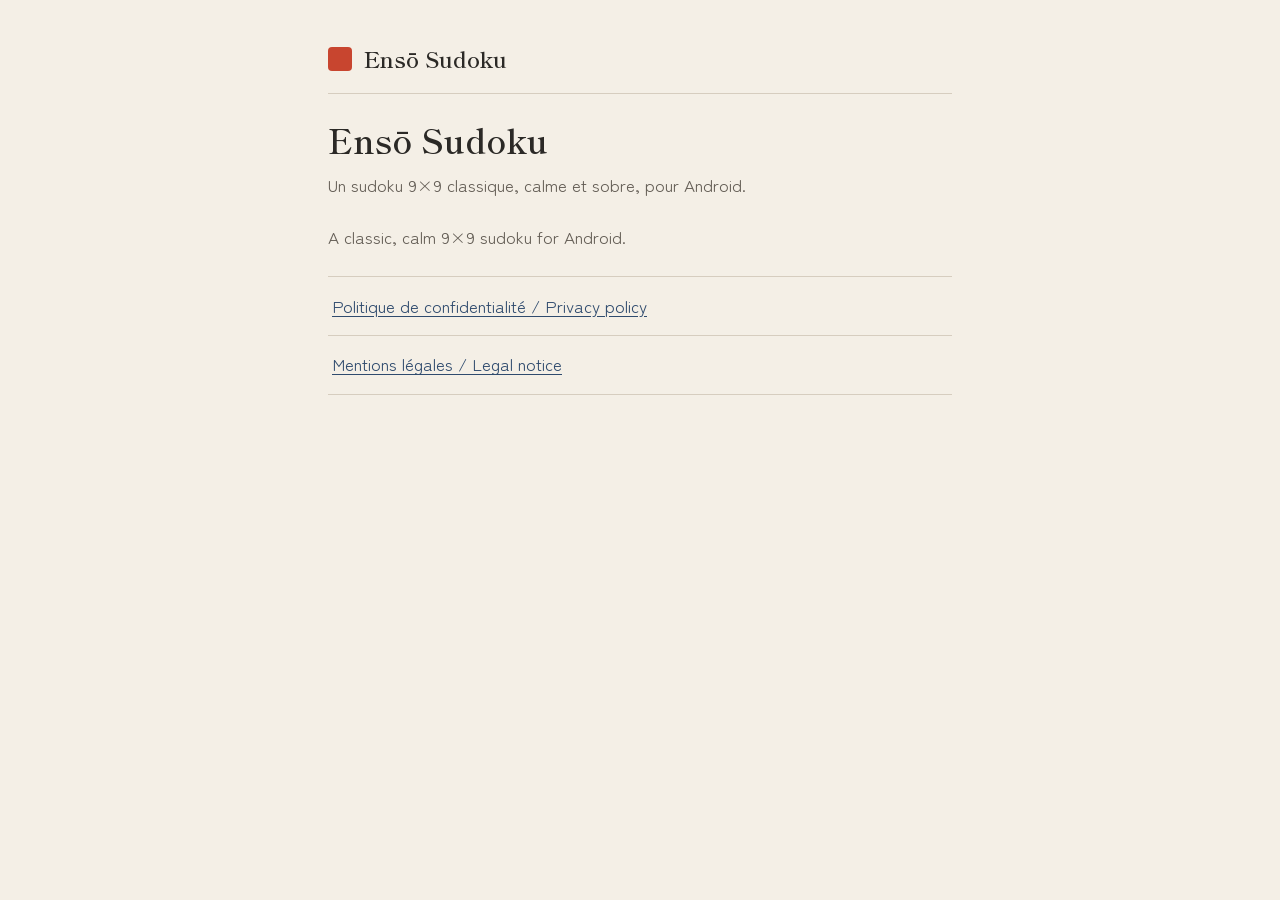
<file: index.html>
<!doctype html>
<html lang="fr">
<head>
<meta charset="utf-8">
<meta name="viewport" content="width=device-width, initial-scale=1">
<meta name="color-scheme" content="light dark">
<title>Ensō Sudoku</title>
<meta name="description" content="Ensō Sudoku, un sudoku 9×9 classique pour Android. Politique de confidentialité et mentions légales.">
<link rel="stylesheet" href="assets/site.css">
</head>
<body>
<div class="page">

<header class="site">
  <span class="seal" aria-hidden="true"></span>
  <span class="brand">Ensō Sudoku</span>
</header>

<main>
  <h1>Ensō Sudoku</h1>
  <p class="lead">Un sudoku 9×9 classique, calme et sobre, pour Android.</p>
  <p class="lead" lang="en">A classic, calm 9×9 sudoku for Android.</p>

  <nav class="pages" aria-label="Pages">
    <ul>
      <li><a href="sudoku-zen/privacy/">Politique de confidentialité <span lang="en">/ Privacy policy</span></a></li>
      <li><a href="sudoku-zen/legal/">Mentions légales <span lang="en">/ Legal notice</span></a></li>
    </ul>
  </nav>
</main>

</div>
</body>
</html>
</file>
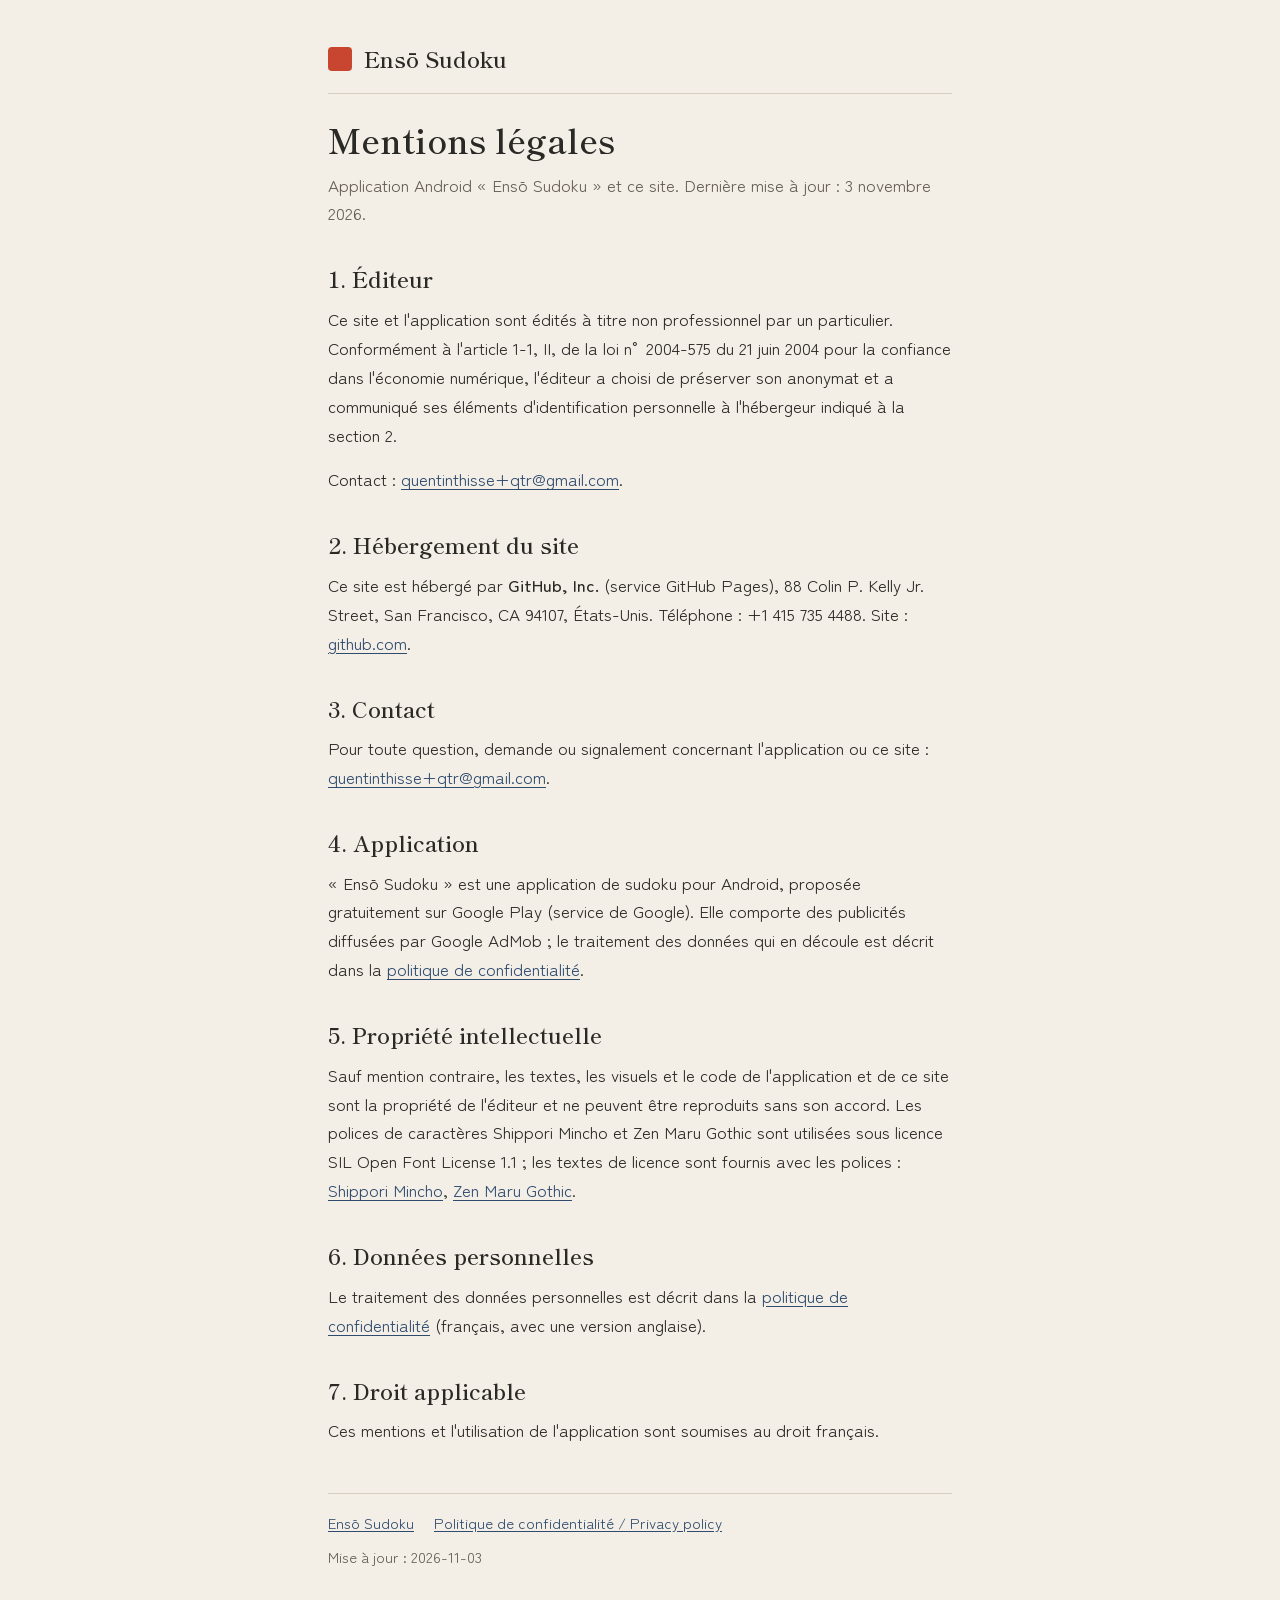
<file: sudoku-zen/legal/index.html>
<!doctype html>
<html lang="fr">
<head>
<meta charset="utf-8">
<meta name="viewport" content="width=device-width, initial-scale=1">
<meta name="color-scheme" content="light dark">
<title>Ensō Sudoku - Mentions légales</title>
<meta name="description" content="Mentions légales de l'application Ensō Sudoku et de ce site.">
<link rel="stylesheet" href="../../assets/site.css">
</head>
<body>
<div class="page">

<header class="site">
  <span class="seal" aria-hidden="true"></span>
  <a class="brand" href="../../">Ensō Sudoku</a>
</header>

<main>

<h1>Mentions légales</h1>
<p class="lead">Application Android « Ensō Sudoku » et ce site. Dernière mise à jour : <time datetime="2026-11-03">3 novembre 2026</time>.</p>

<h2 id="editeur">1. Éditeur</h2>
<p>Ce site et l'application sont édités à titre non professionnel par un particulier. Conformément à l'article 1-1, II, de la loi n° 2004-575 du 21 juin 2004 pour la confiance dans l'économie numérique, l'éditeur a choisi de préserver son anonymat et a communiqué ses éléments d'identification personnelle à l'hébergeur indiqué à la section 2.</p>
<p>Contact : <a href="mailto:quentinthisse+qtr@gmail.com">quentinthisse+qtr@gmail.com</a>.</p>

<h2 id="hebergeur">2. Hébergement du site</h2>
<p>Ce site est hébergé par <strong>GitHub, Inc.</strong> (service GitHub Pages), 88 Colin P. Kelly Jr. Street, San Francisco, CA 94107, États-Unis. Téléphone : +1 415 735 4488. Site : <a href="https://github.com/">github.com</a>.</p>

<h2 id="contact">3. Contact</h2>
<p>Pour toute question, demande ou signalement concernant l'application ou ce site : <a href="mailto:quentinthisse+qtr@gmail.com">quentinthisse+qtr@gmail.com</a>.</p>

<h2 id="application">4. Application</h2>
<p>« Ensō Sudoku » est une application de sudoku pour Android, proposée gratuitement sur Google Play (service de Google). Elle comporte des publicités diffusées par Google AdMob ; le traitement des données qui en découle est décrit dans la <a href="../privacy/#fr">politique de confidentialité</a>.</p>

<h2 id="propriete">5. Propriété intellectuelle</h2>
<p>Sauf mention contraire, les textes, les visuels et le code de l'application et de ce site sont la propriété de l'éditeur et ne peuvent être reproduits sans son accord. Les polices de caractères Shippori Mincho et Zen Maru Gothic sont utilisées sous licence SIL Open Font License 1.1 ; les textes de licence sont fournis avec les polices : <a href="../../assets/fonts/OFL-ShipporiMincho.txt">Shippori Mincho</a>, <a href="../../assets/fonts/OFL-ZenMaruGothic.txt">Zen Maru Gothic</a>.</p>

<h2 id="donnees">6. Données personnelles</h2>
<p>Le traitement des données personnelles est décrit dans la <a href="../privacy/#fr">politique de confidentialité</a> (français, avec une version anglaise).</p>

<h2 id="litiges">7. Droit applicable</h2>
<p>Ces mentions et l'utilisation de l'application sont soumises au droit français.</p>

</main>

<footer class="site">
  <ul>
    <li><a href="../../">Ensō Sudoku</a></li>
    <li><a href="../privacy/">Politique de confidentialité / Privacy policy</a></li>
  </ul>
  <p>Mise à jour : 2026-11-03</p>
</footer>

</div>
</body>
</html>
</file>
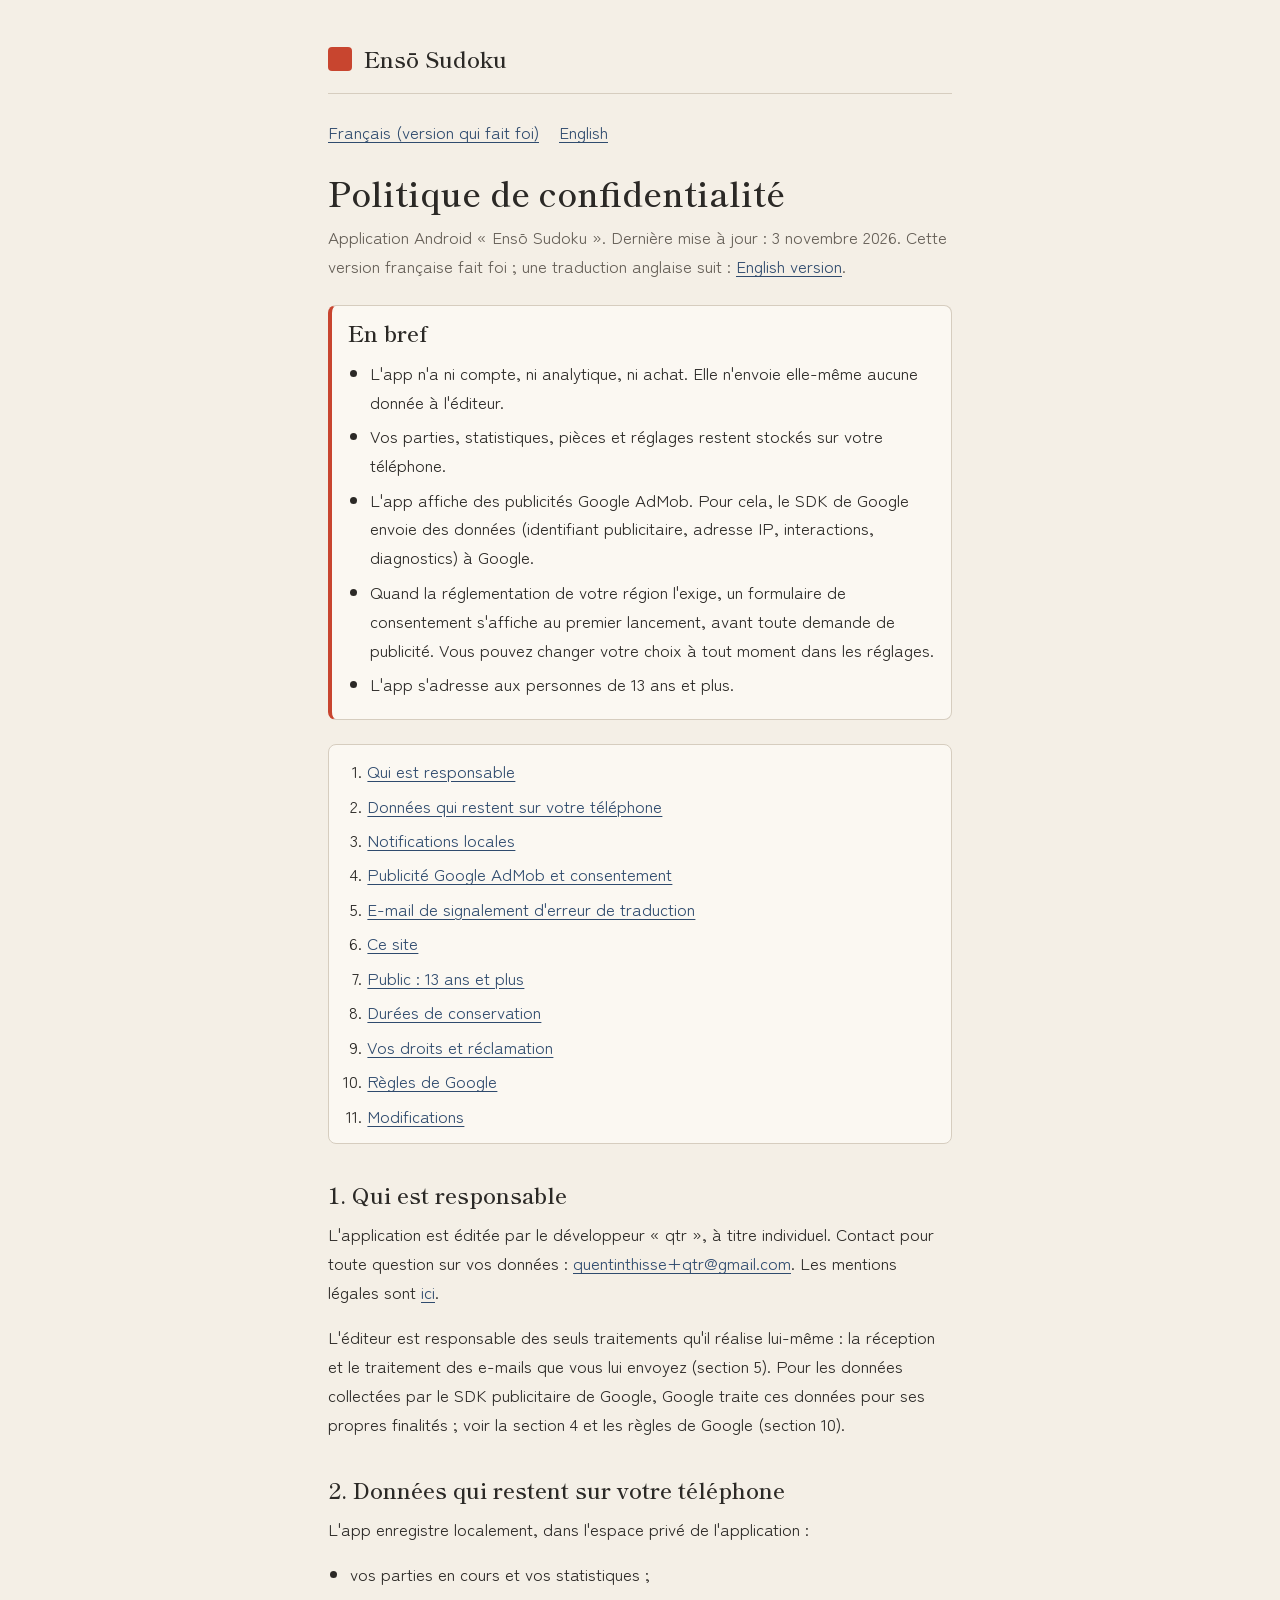
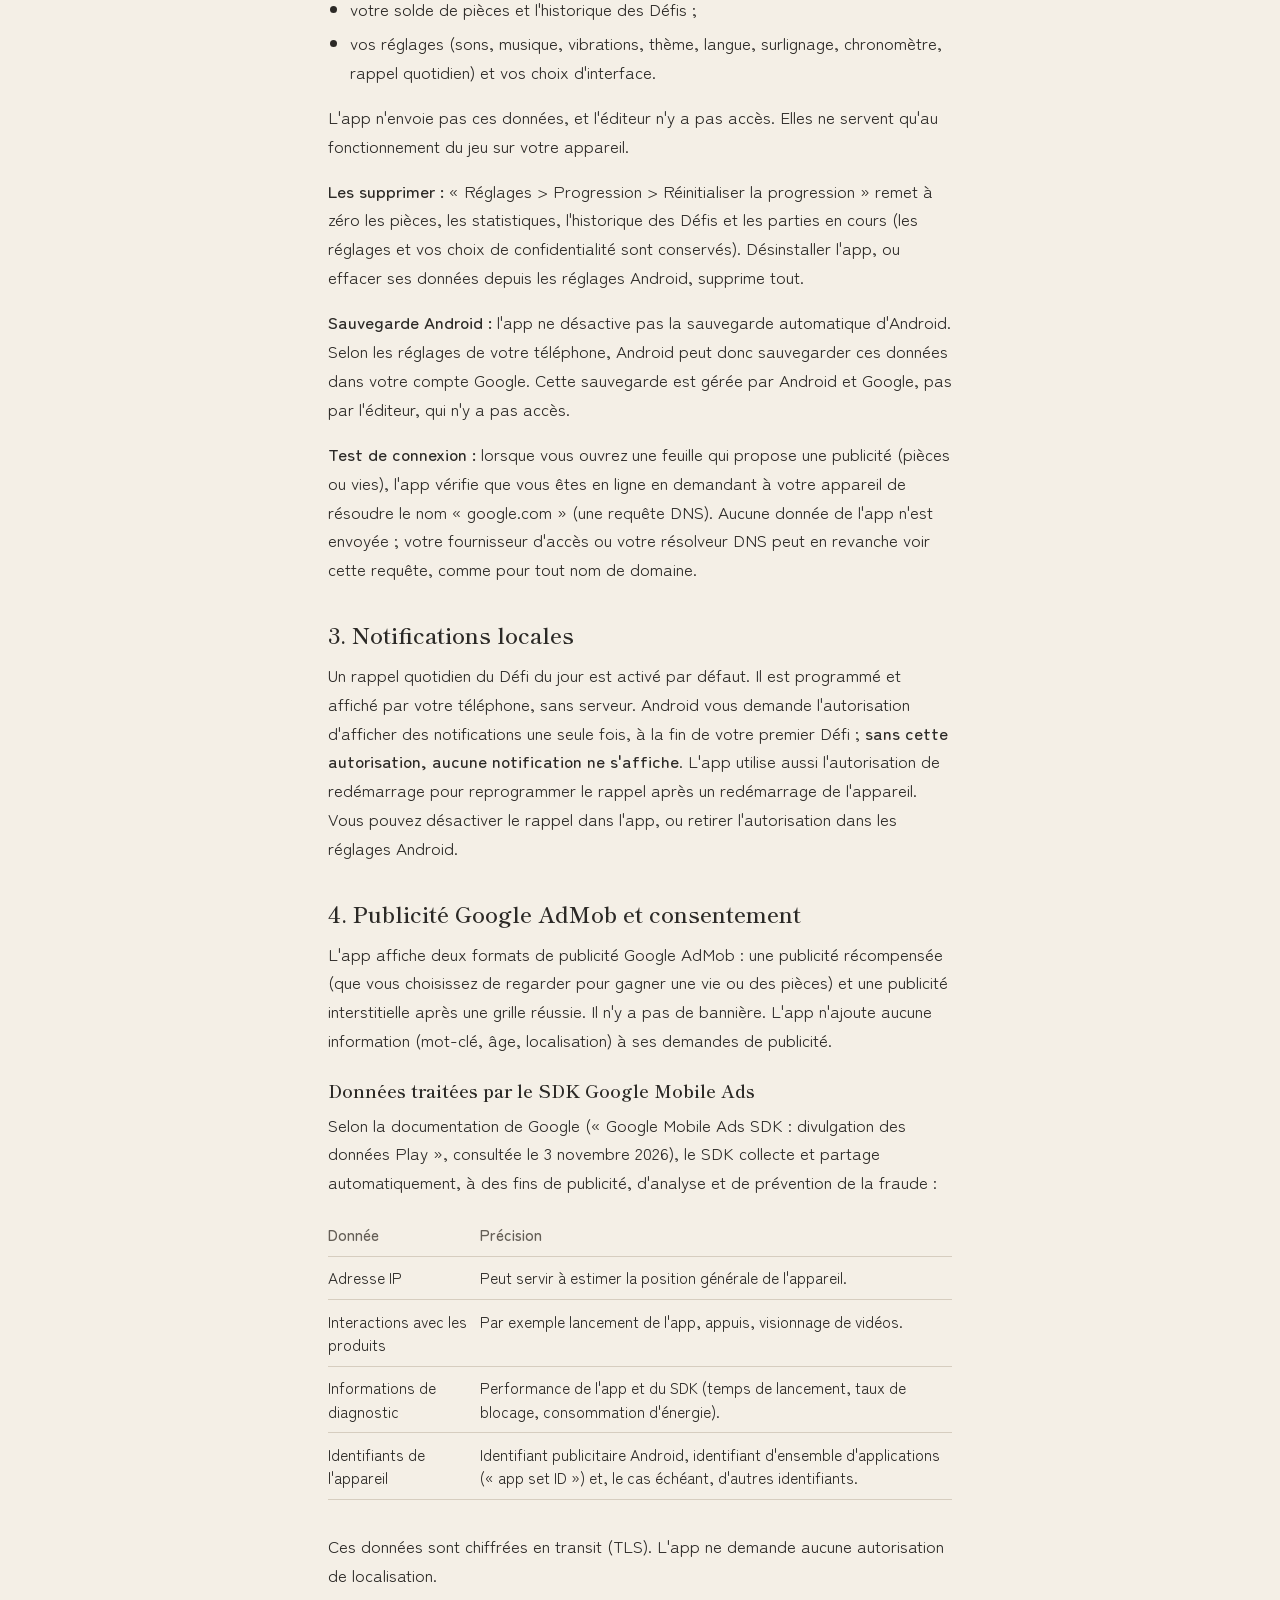
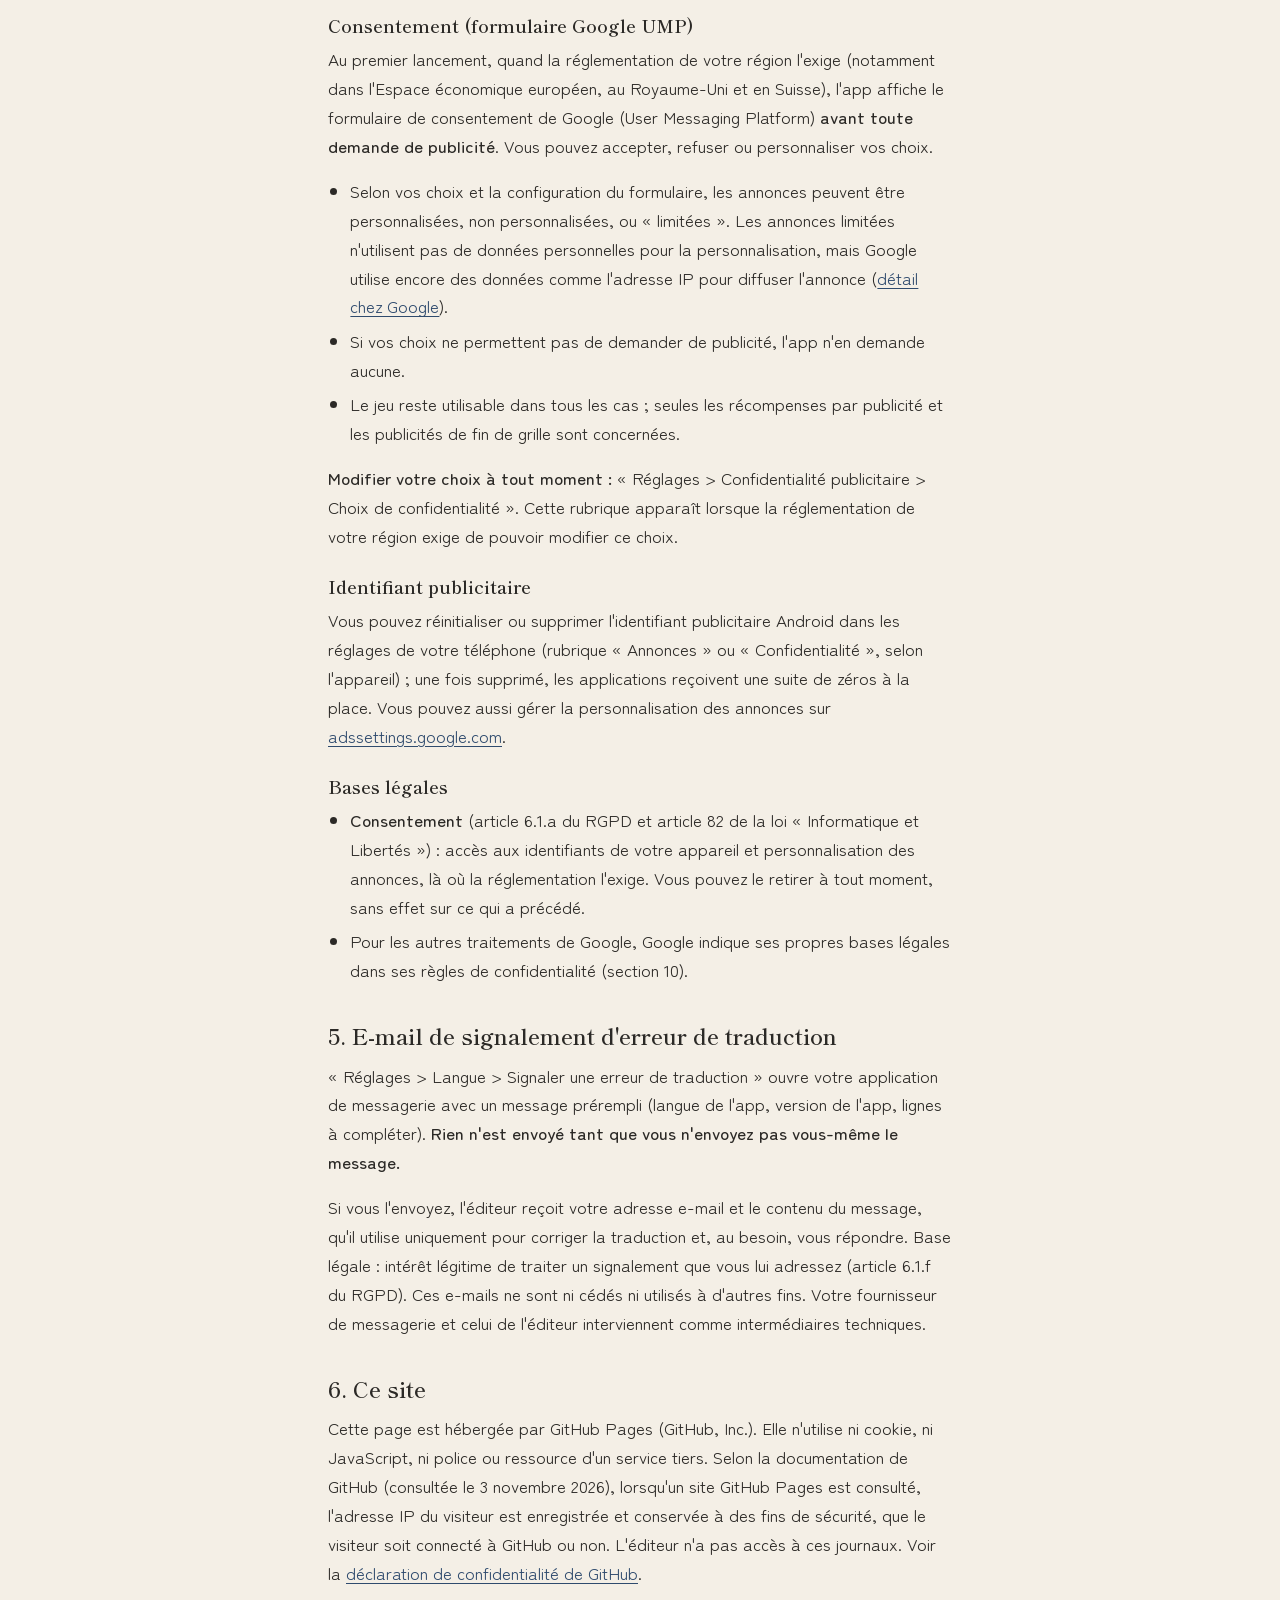
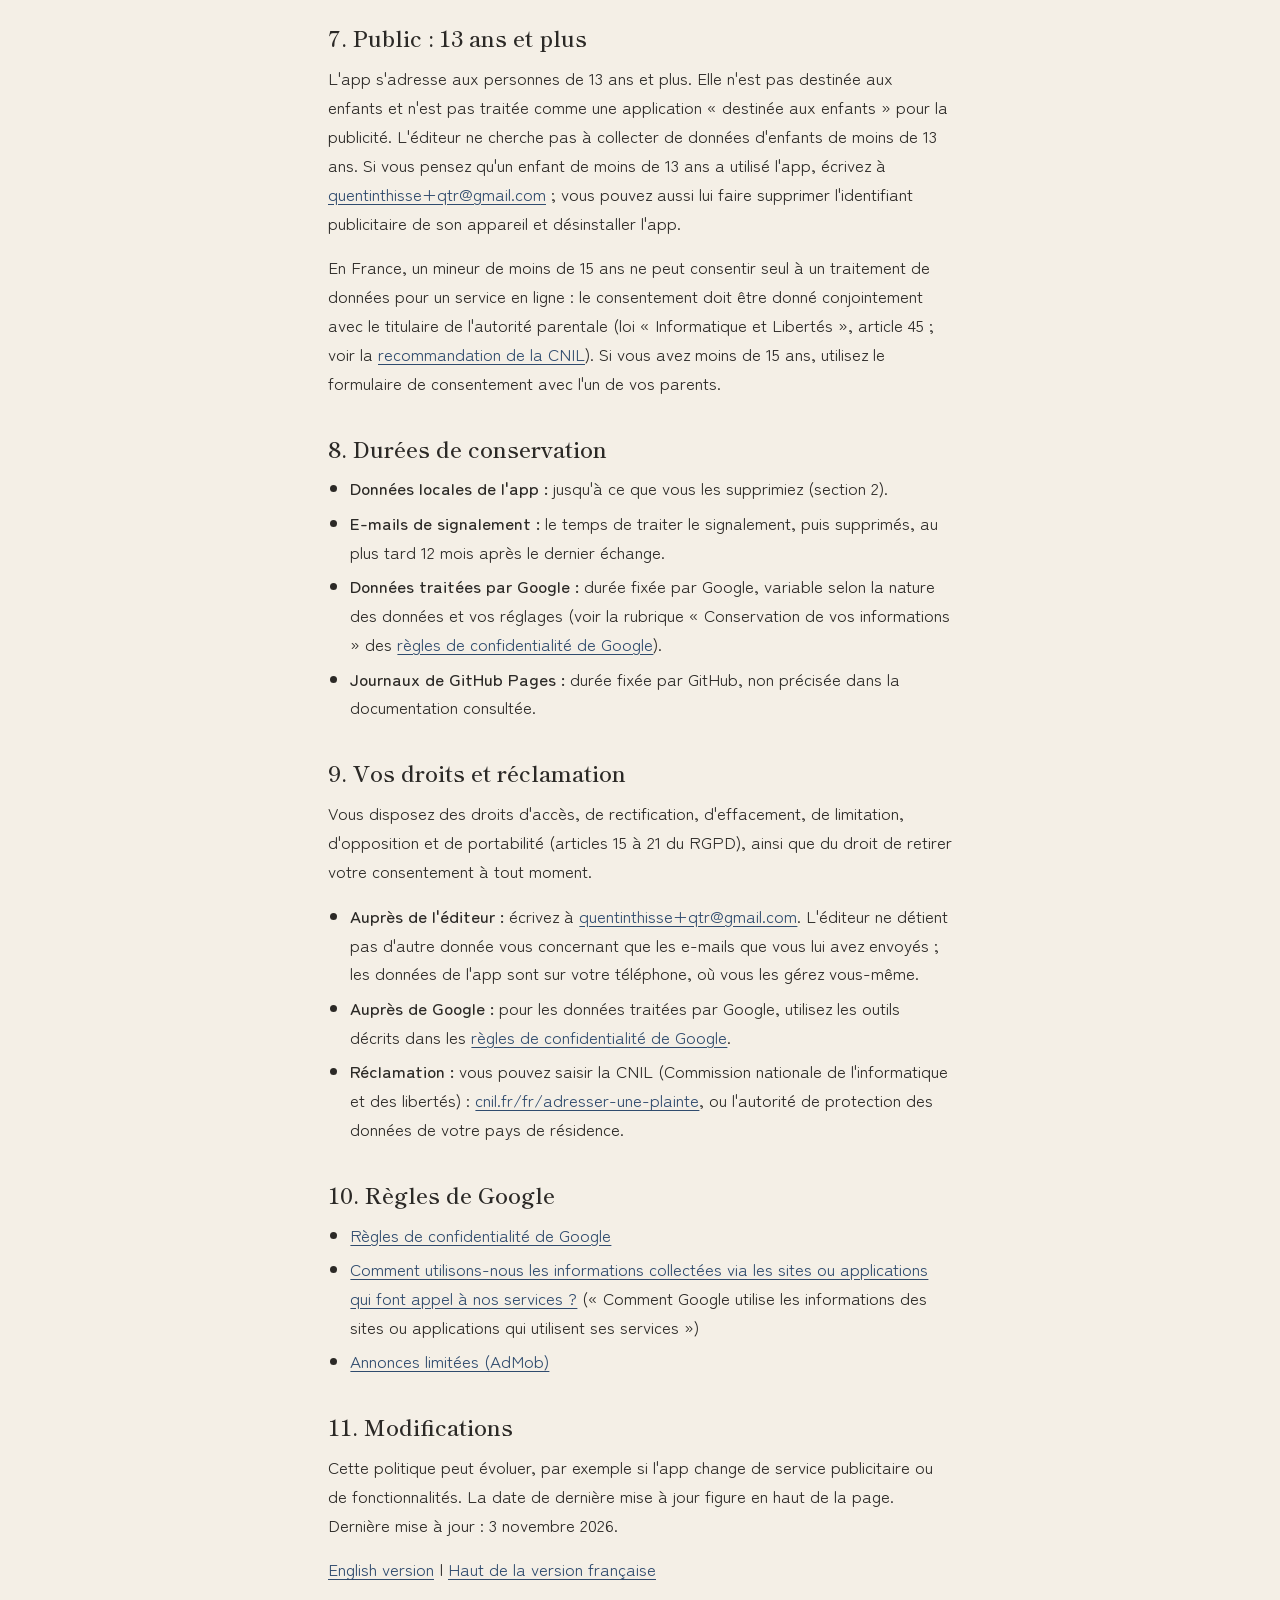
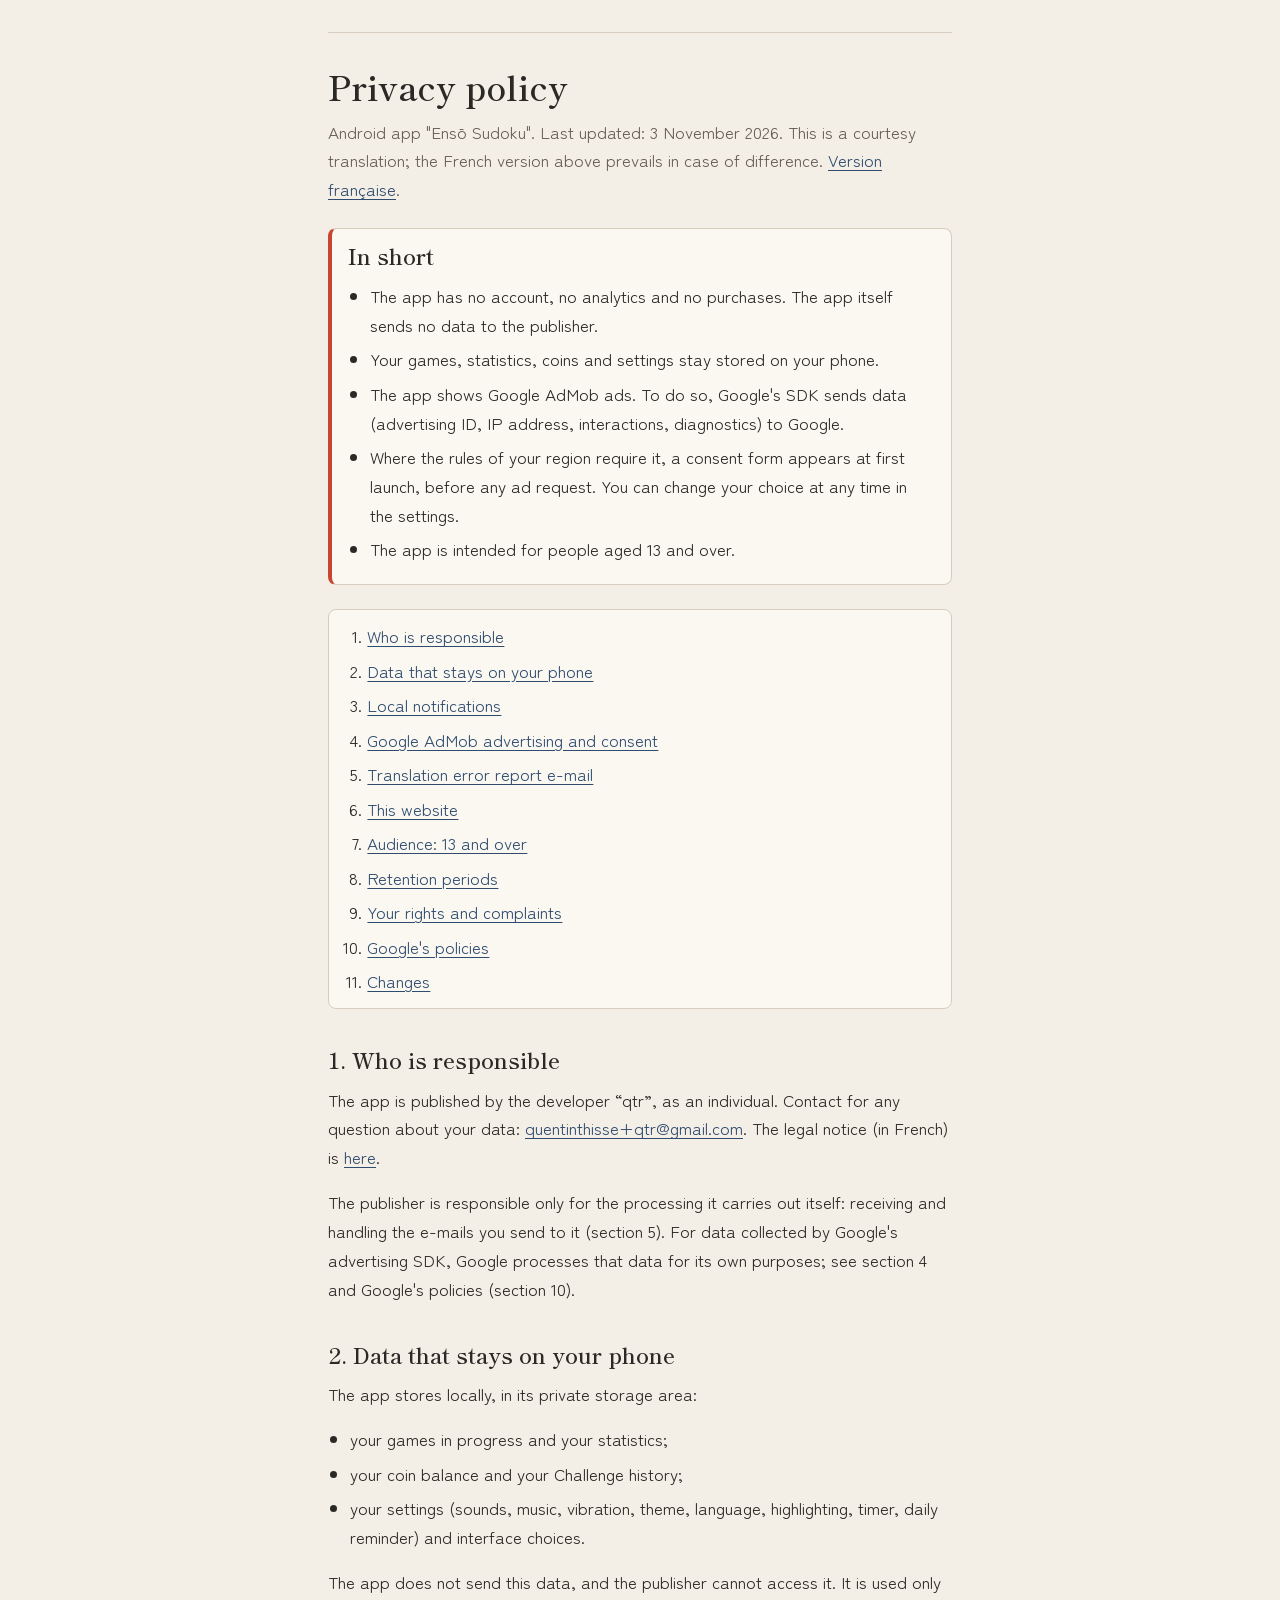
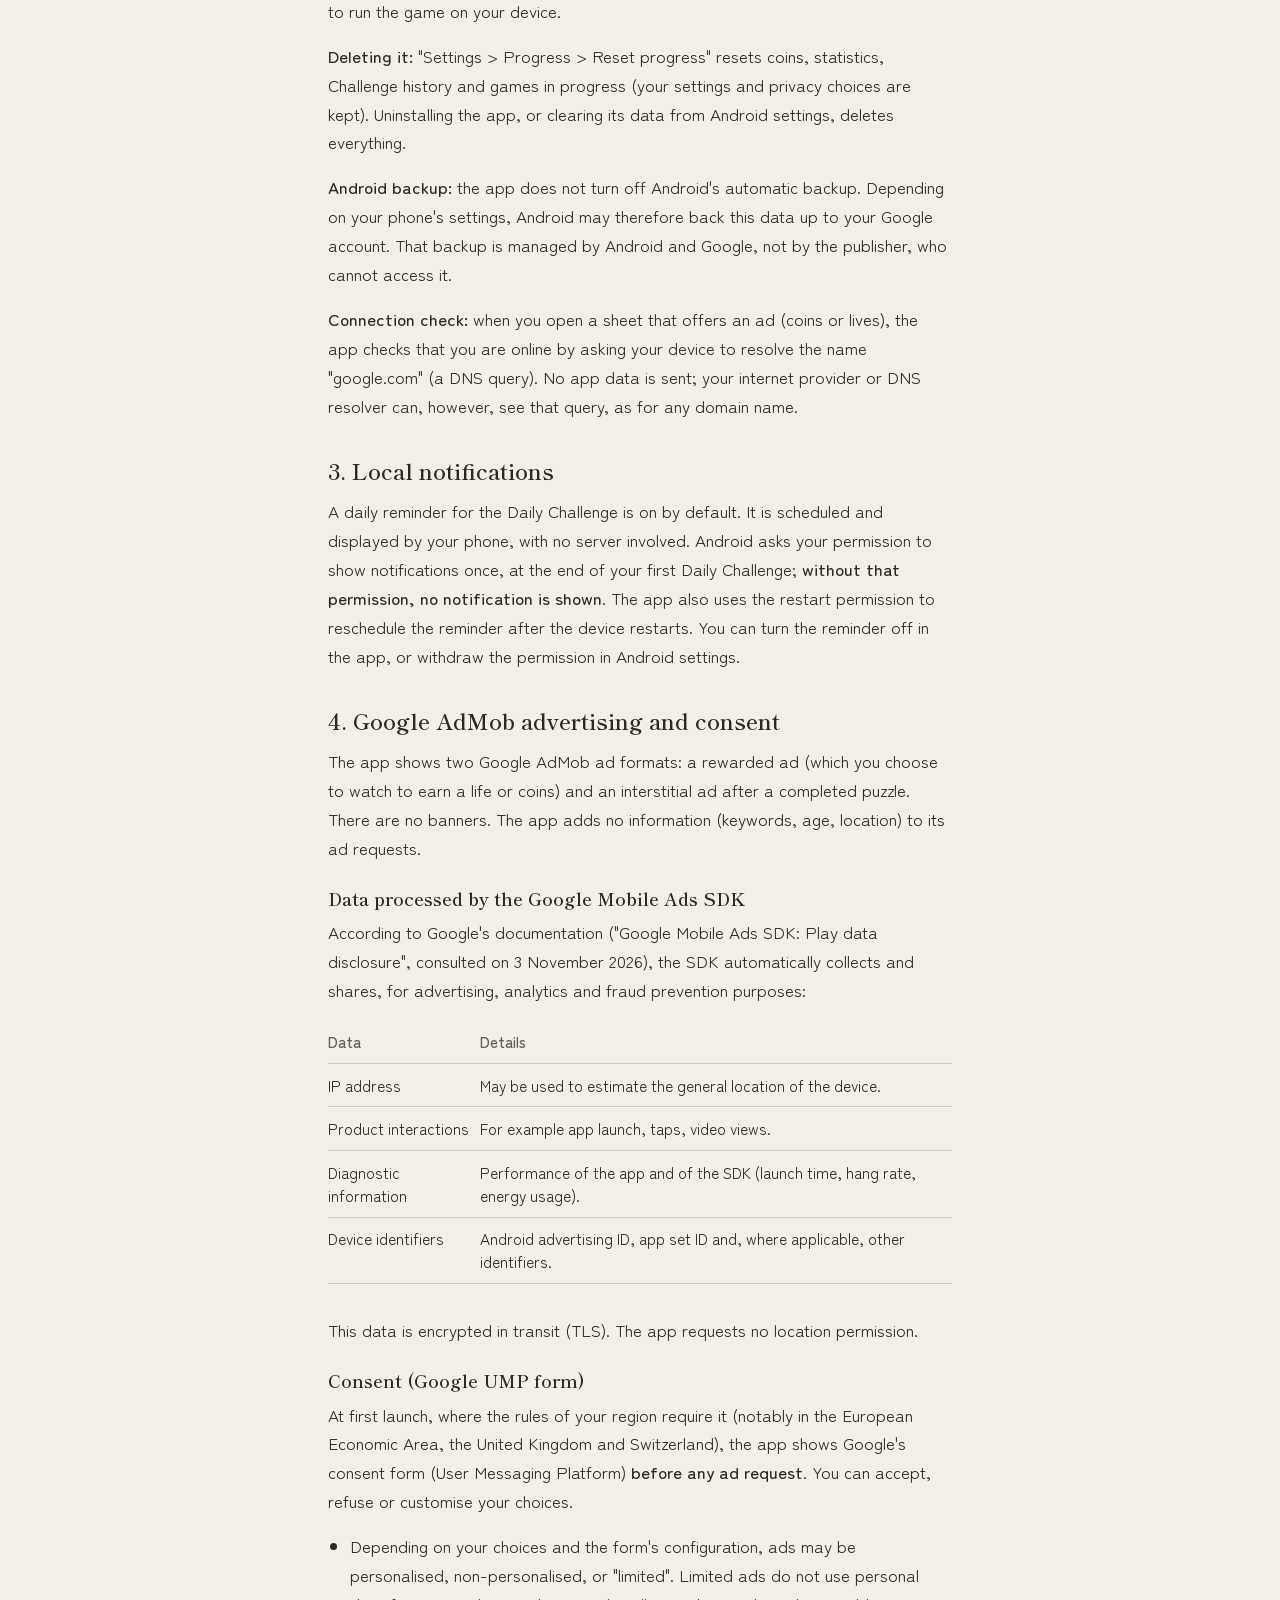
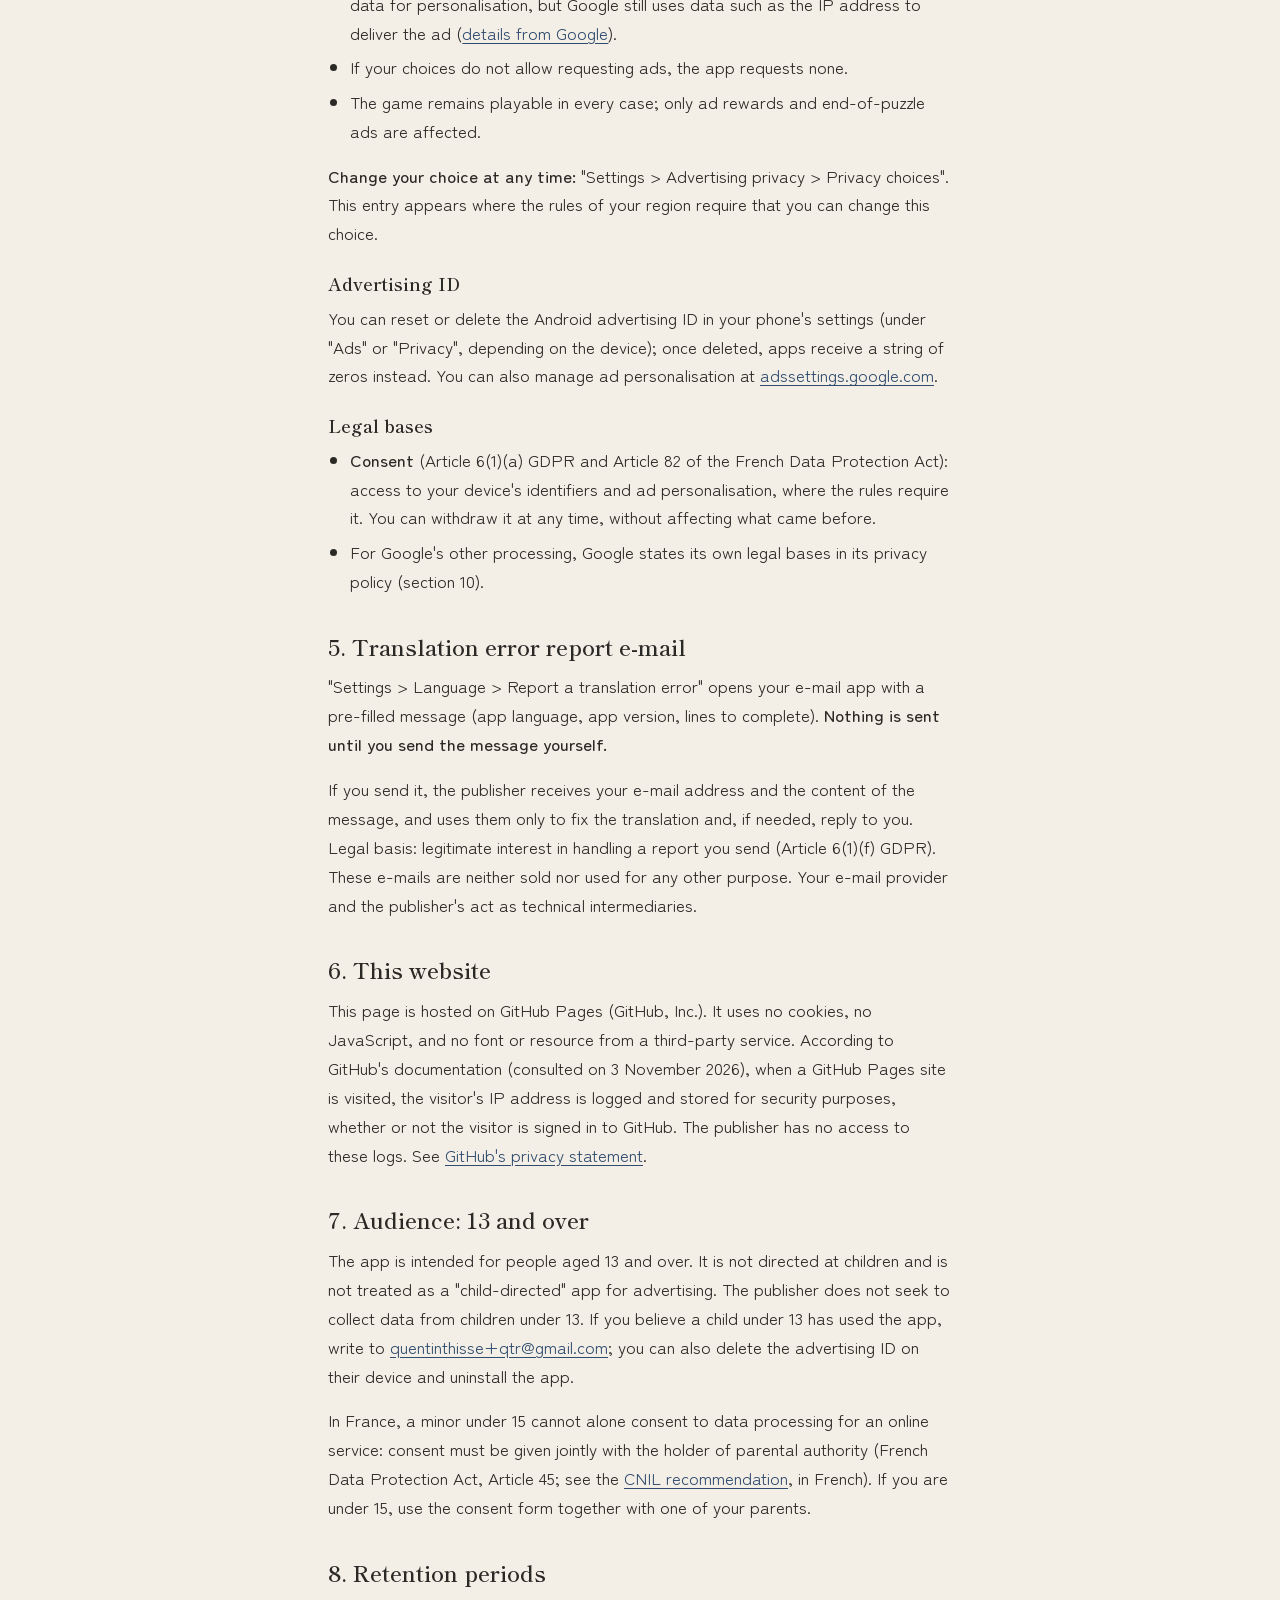
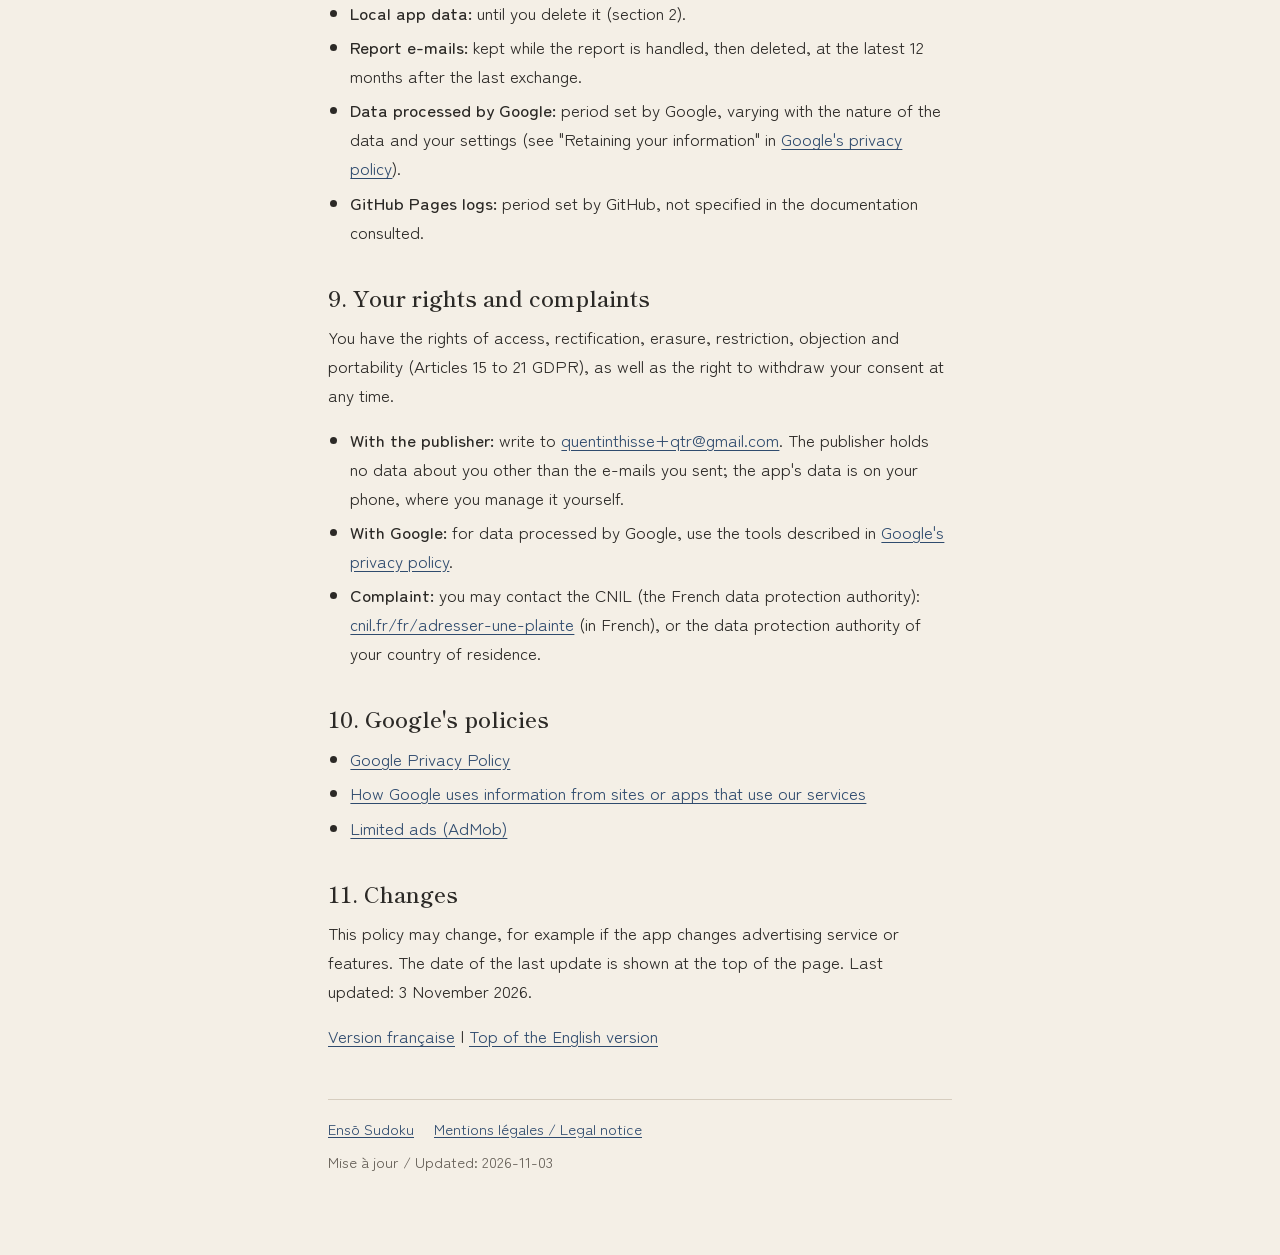
<file: sudoku-zen/privacy/index.html>
<!doctype html>
<html lang="fr">
<head>
<meta charset="utf-8">
<meta name="viewport" content="width=device-width, initial-scale=1">
<meta name="color-scheme" content="light dark">
<title>Ensō Sudoku - Politique de confidentialité / Privacy policy</title>
<meta name="description" content="Politique de confidentialité de l'application Ensō Sudoku (français, puis anglais). Privacy policy of the Ensō Sudoku app (French, then English).">
<link rel="stylesheet" href="../../assets/site.css">
</head>
<body>
<div class="page">

<header class="site">
  <span class="seal" aria-hidden="true"></span>
  <a class="brand" href="../../">Ensō Sudoku</a>
</header>

<main>

<ul class="langs">
  <li><a href="#fr" hreflang="fr">Français (version qui fait foi)</a></li>
  <li><a href="#en" hreflang="en">English</a></li>
</ul>

<!-- ===================== FRANÇAIS ===================== -->
<section class="doc" id="fr" lang="fr">

<h1>Politique de confidentialité</h1>
<p class="lead">Application Android « Ensō Sudoku ». Dernière mise à jour : <time datetime="2026-11-03">3 novembre 2026</time>. Cette version française fait foi ; une traduction anglaise suit : <a href="#en" hreflang="en">English version</a>.</p>

<div class="summary">
  <h2 id="fr-resume" style="margin-top:0">En bref</h2>
  <ul>
    <li>L'app n'a ni compte, ni analytique, ni achat. Elle n'envoie elle-même aucune donnée à l'éditeur.</li>
    <li>Vos parties, statistiques, pièces et réglages restent stockés sur votre téléphone.</li>
    <li>L'app affiche des publicités Google AdMob. Pour cela, le SDK de Google envoie des données (identifiant publicitaire, adresse IP, interactions, diagnostics) à Google.</li>
    <li>Quand la réglementation de votre région l'exige, un formulaire de consentement s'affiche au premier lancement, avant toute demande de publicité. Vous pouvez changer votre choix à tout moment dans les réglages.</li>
    <li>L'app s'adresse aux personnes de 13 ans et plus.</li>
  </ul>
</div>

<nav class="toc" aria-label="Sommaire">
  <ol>
    <li><a href="#fr-responsable">Qui est responsable</a></li>
    <li><a href="#fr-local">Données qui restent sur votre téléphone</a></li>
    <li><a href="#fr-notifications">Notifications locales</a></li>
    <li><a href="#fr-pub">Publicité Google AdMob et consentement</a></li>
    <li><a href="#fr-email">E-mail de signalement d'erreur de traduction</a></li>
    <li><a href="#fr-site">Ce site</a></li>
    <li><a href="#fr-age">Public : 13 ans et plus</a></li>
    <li><a href="#fr-durees">Durées de conservation</a></li>
    <li><a href="#fr-droits">Vos droits et réclamation</a></li>
    <li><a href="#fr-google">Règles de Google</a></li>
    <li><a href="#fr-modifs">Modifications</a></li>
  </ol>
</nav>

<h2 id="fr-responsable">1. Qui est responsable</h2>
<p>L'application est éditée par le développeur « qtr », à titre individuel. Contact pour toute question sur vos données : <a href="mailto:quentinthisse+qtr@gmail.com">quentinthisse+qtr@gmail.com</a>. Les mentions légales sont <a href="../legal/">ici</a>.</p>
<p>L'éditeur est responsable des seuls traitements qu'il réalise lui-même : la réception et le traitement des e-mails que vous lui envoyez (section 5). Pour les données collectées par le SDK publicitaire de Google, Google traite ces données pour ses propres finalités ; voir la section 4 et les règles de Google (section 10).</p>

<h2 id="fr-local">2. Données qui restent sur votre téléphone</h2>
<p>L'app enregistre localement, dans l'espace privé de l'application :</p>
<ul>
  <li>vos parties en cours et vos statistiques ;</li>
  <li>votre solde de pièces et l'historique des Défis ;</li>
  <li>vos réglages (sons, musique, vibrations, thème, langue, surlignage, chronomètre, rappel quotidien) et vos choix d'interface.</li>
</ul>
<p>L'app n'envoie pas ces données, et l'éditeur n'y a pas accès. Elles ne servent qu'au fonctionnement du jeu sur votre appareil.</p>
<p><strong>Les supprimer :</strong> « Réglages &gt; Progression &gt; Réinitialiser la progression » remet à zéro les pièces, les statistiques, l'historique des Défis et les parties en cours (les réglages et vos choix de confidentialité sont conservés). Désinstaller l'app, ou effacer ses données depuis les réglages Android, supprime tout.</p>
<p><strong>Sauvegarde Android :</strong> l'app ne désactive pas la sauvegarde automatique d'Android. Selon les réglages de votre téléphone, Android peut donc sauvegarder ces données dans votre compte Google. Cette sauvegarde est gérée par Android et Google, pas par l'éditeur, qui n'y a pas accès.</p>
<p><strong>Test de connexion :</strong> lorsque vous ouvrez une feuille qui propose une publicité (pièces ou vies), l'app vérifie que vous êtes en ligne en demandant à votre appareil de résoudre le nom « google.com » (une requête DNS). Aucune donnée de l'app n'est envoyée ; votre fournisseur d'accès ou votre résolveur DNS peut en revanche voir cette requête, comme pour tout nom de domaine.</p>

<h2 id="fr-notifications">3. Notifications locales</h2>
<p>Un rappel quotidien du Défi du jour est activé par défaut. Il est programmé et affiché par votre téléphone, sans serveur. Android vous demande l'autorisation d'afficher des notifications une seule fois, à la fin de votre premier Défi ; <strong>sans cette autorisation, aucune notification ne s'affiche</strong>. L'app utilise aussi l'autorisation de redémarrage pour reprogrammer le rappel après un redémarrage de l'appareil. Vous pouvez désactiver le rappel dans l'app, ou retirer l'autorisation dans les réglages Android.</p>

<h2 id="fr-pub">4. Publicité Google AdMob et consentement</h2>
<p>L'app affiche deux formats de publicité Google AdMob : une publicité récompensée (que vous choisissez de regarder pour gagner une vie ou des pièces) et une publicité interstitielle après une grille réussie. Il n'y a pas de bannière. L'app n'ajoute aucune information (mot-clé, âge, localisation) à ses demandes de publicité.</p>

<h3>Données traitées par le SDK Google Mobile Ads</h3>
<p>Selon la documentation de Google (« Google Mobile Ads SDK : divulgation des données Play », consultée le 3 novembre 2026), le SDK collecte et partage automatiquement, à des fins de publicité, d'analyse et de prévention de la fraude :</p>
<div class="table-wrap">
<table>
  <thead><tr><th scope="col">Donnée</th><th scope="col">Précision</th></tr></thead>
  <tbody>
    <tr><td>Adresse IP</td><td>Peut servir à estimer la position générale de l'appareil.</td></tr>
    <tr><td>Interactions avec les produits</td><td>Par exemple lancement de l'app, appuis, visionnage de vidéos.</td></tr>
    <tr><td>Informations de diagnostic</td><td>Performance de l'app et du SDK (temps de lancement, taux de blocage, consommation d'énergie).</td></tr>
    <tr><td>Identifiants de l'appareil</td><td>Identifiant publicitaire Android, identifiant d'ensemble d'applications (« app set ID ») et, le cas échéant, d'autres identifiants.</td></tr>
  </tbody>
</table>
</div>
<p>Ces données sont chiffrées en transit (TLS). L'app ne demande aucune autorisation de localisation.</p>

<h3>Consentement (formulaire Google UMP)</h3>
<p>Au premier lancement, quand la réglementation de votre région l'exige (notamment dans l'Espace économique européen, au Royaume-Uni et en Suisse), l'app affiche le formulaire de consentement de Google (User Messaging Platform) <strong>avant toute demande de publicité</strong>. Vous pouvez accepter, refuser ou personnaliser vos choix.</p>
<ul>
  <li>Selon vos choix et la configuration du formulaire, les annonces peuvent être personnalisées, non personnalisées, ou « limitées ». Les annonces limitées n'utilisent pas de données personnelles pour la personnalisation, mais Google utilise encore des données comme l'adresse IP pour diffuser l'annonce (<a href="https://support.google.com/admob/answer/10105530">détail chez Google</a>).</li>
  <li>Si vos choix ne permettent pas de demander de publicité, l'app n'en demande aucune.</li>
  <li>Le jeu reste utilisable dans tous les cas ; seules les récompenses par publicité et les publicités de fin de grille sont concernées.</li>
</ul>
<p><strong>Modifier votre choix à tout moment :</strong> « Réglages &gt; Confidentialité publicitaire &gt; Choix de confidentialité ». Cette rubrique apparaît lorsque la réglementation de votre région exige de pouvoir modifier ce choix.</p>

<h3>Identifiant publicitaire</h3>
<p>Vous pouvez réinitialiser ou supprimer l'identifiant publicitaire Android dans les réglages de votre téléphone (rubrique « Annonces » ou « Confidentialité », selon l'appareil) ; une fois supprimé, les applications reçoivent une suite de zéros à la place. Vous pouvez aussi gérer la personnalisation des annonces sur <a href="https://adssettings.google.com/">adssettings.google.com</a>.</p>

<h3>Bases légales</h3>
<ul>
  <li><strong>Consentement</strong> (article 6.1.a du RGPD et article 82 de la loi « Informatique et Libertés ») : accès aux identifiants de votre appareil et personnalisation des annonces, là où la réglementation l'exige. Vous pouvez le retirer à tout moment, sans effet sur ce qui a précédé.</li>
  <li>Pour les autres traitements de Google, Google indique ses propres bases légales dans ses règles de confidentialité (section 10).</li>
</ul>

<h2 id="fr-email">5. E-mail de signalement d'erreur de traduction</h2>
<p>« Réglages &gt; Langue &gt; Signaler une erreur de traduction » ouvre votre application de messagerie avec un message prérempli (langue de l'app, version de l'app, lignes à compléter). <strong>Rien n'est envoyé tant que vous n'envoyez pas vous-même le message.</strong></p>
<p>Si vous l'envoyez, l'éditeur reçoit votre adresse e-mail et le contenu du message, qu'il utilise uniquement pour corriger la traduction et, au besoin, vous répondre. Base légale : intérêt légitime de traiter un signalement que vous lui adressez (article 6.1.f du RGPD). Ces e-mails ne sont ni cédés ni utilisés à d'autres fins. Votre fournisseur de messagerie et celui de l'éditeur interviennent comme intermédiaires techniques.</p>

<h2 id="fr-site">6. Ce site</h2>
<p>Cette page est hébergée par GitHub Pages (GitHub, Inc.). Elle n'utilise ni cookie, ni JavaScript, ni police ou ressource d'un service tiers. Selon la documentation de GitHub (consultée le 3 novembre 2026), lorsqu'un site GitHub Pages est consulté, l'adresse IP du visiteur est enregistrée et conservée à des fins de sécurité, que le visiteur soit connecté à GitHub ou non. L'éditeur n'a pas accès à ces journaux. Voir la <a href="https://docs.github.com/fr/site-policy/privacy-policies/github-general-privacy-statement">déclaration de confidentialité de GitHub</a>.</p>

<h2 id="fr-age">7. Public : 13 ans et plus</h2>
<p>L'app s'adresse aux personnes de 13 ans et plus. Elle n'est pas destinée aux enfants et n'est pas traitée comme une application « destinée aux enfants » pour la publicité. L'éditeur ne cherche pas à collecter de données d'enfants de moins de 13 ans. Si vous pensez qu'un enfant de moins de 13 ans a utilisé l'app, écrivez à <a href="mailto:quentinthisse+qtr@gmail.com">quentinthisse+qtr@gmail.com</a> ; vous pouvez aussi lui faire supprimer l'identifiant publicitaire de son appareil et désinstaller l'app.</p>
<p>En France, un mineur de moins de 15 ans ne peut consentir seul à un traitement de données pour un service en ligne : le consentement doit être donné conjointement avec le titulaire de l'autorité parentale (loi « Informatique et Libertés », article 45 ; voir la <a href="https://www.cnil.fr/fr/recommandation-4-rechercher-le-consentement-dun-parent-pour-les-mineurs-de-moins-de-15-ans">recommandation de la CNIL</a>). Si vous avez moins de 15 ans, utilisez le formulaire de consentement avec l'un de vos parents.</p>

<h2 id="fr-durees">8. Durées de conservation</h2>
<ul>
  <li><strong>Données locales de l'app :</strong> jusqu'à ce que vous les supprimiez (section 2).</li>
  <li><strong>E-mails de signalement :</strong> le temps de traiter le signalement, puis supprimés, au plus tard 12 mois après le dernier échange.</li>
  <li><strong>Données traitées par Google :</strong> durée fixée par Google, variable selon la nature des données et vos réglages (voir la rubrique « Conservation de vos informations » des <a href="https://policies.google.com/privacy?hl=fr">règles de confidentialité de Google</a>).</li>
  <li><strong>Journaux de GitHub Pages :</strong> durée fixée par GitHub, non précisée dans la documentation consultée.</li>
</ul>

<h2 id="fr-droits">9. Vos droits et réclamation</h2>
<p>Vous disposez des droits d'accès, de rectification, d'effacement, de limitation, d'opposition et de portabilité (articles 15 à 21 du RGPD), ainsi que du droit de retirer votre consentement à tout moment.</p>
<ul>
  <li><strong>Auprès de l'éditeur :</strong> écrivez à <a href="mailto:quentinthisse+qtr@gmail.com">quentinthisse+qtr@gmail.com</a>. L'éditeur ne détient pas d'autre donnée vous concernant que les e-mails que vous lui avez envoyés ; les données de l'app sont sur votre téléphone, où vous les gérez vous-même.</li>
  <li><strong>Auprès de Google :</strong> pour les données traitées par Google, utilisez les outils décrits dans les <a href="https://policies.google.com/privacy?hl=fr">règles de confidentialité de Google</a>.</li>
  <li><strong>Réclamation :</strong> vous pouvez saisir la CNIL (Commission nationale de l'informatique et des libertés) : <a href="https://www.cnil.fr/fr/adresser-une-plainte">cnil.fr/fr/adresser-une-plainte</a>, ou l'autorité de protection des données de votre pays de résidence.</li>
</ul>

<h2 id="fr-google">10. Règles de Google</h2>
<ul>
  <li><a href="https://policies.google.com/privacy?hl=fr">Règles de confidentialité de Google</a></li>
  <li><a href="https://policies.google.com/technologies/partner-sites?hl=fr">Comment utilisons-nous les informations collectées via les sites ou applications qui font appel à nos services ?</a> (« Comment Google utilise les informations des sites ou applications qui utilisent ses services »)</li>
  <li><a href="https://support.google.com/admob/answer/10105530">Annonces limitées (AdMob)</a></li>
</ul>

<h2 id="fr-modifs">11. Modifications</h2>
<p>Cette politique peut évoluer, par exemple si l'app change de service publicitaire ou de fonctionnalités. La date de dernière mise à jour figure en haut de la page. Dernière mise à jour : <time datetime="2026-11-03">3 novembre 2026</time>.</p>

<p><a href="#en" hreflang="en">English version</a> | <a href="#fr">Haut de la version française</a></p>

</section>

<!-- ===================== ENGLISH ===================== -->
<section class="doc" id="en" lang="en">

<h1>Privacy policy</h1>
<p class="lead">Android app "Ensō Sudoku". Last updated: <time datetime="2026-11-03">3 November 2026</time>. This is a courtesy translation; the French version above prevails in case of difference. <a href="#fr" hreflang="fr">Version française</a>.</p>

<div class="summary">
  <h2 id="en-summary" style="margin-top:0">In short</h2>
  <ul>
    <li>The app has no account, no analytics and no purchases. The app itself sends no data to the publisher.</li>
    <li>Your games, statistics, coins and settings stay stored on your phone.</li>
    <li>The app shows Google AdMob ads. To do so, Google's SDK sends data (advertising ID, IP address, interactions, diagnostics) to Google.</li>
    <li>Where the rules of your region require it, a consent form appears at first launch, before any ad request. You can change your choice at any time in the settings.</li>
    <li>The app is intended for people aged 13 and over.</li>
  </ul>
</div>

<nav class="toc" aria-label="Contents">
  <ol>
    <li><a href="#en-controller">Who is responsible</a></li>
    <li><a href="#en-local">Data that stays on your phone</a></li>
    <li><a href="#en-notifications">Local notifications</a></li>
    <li><a href="#en-ads">Google AdMob advertising and consent</a></li>
    <li><a href="#en-email">Translation error report e-mail</a></li>
    <li><a href="#en-site">This website</a></li>
    <li><a href="#en-age">Audience: 13 and over</a></li>
    <li><a href="#en-retention">Retention periods</a></li>
    <li><a href="#en-rights">Your rights and complaints</a></li>
    <li><a href="#en-google">Google's policies</a></li>
    <li><a href="#en-changes">Changes</a></li>
  </ol>
</nav>

<h2 id="en-controller">1. Who is responsible</h2>
<p>The app is published by the developer “qtr”, as an individual. Contact for any question about your data: <a href="mailto:quentinthisse+qtr@gmail.com">quentinthisse+qtr@gmail.com</a>. The legal notice (in French) is <a href="../legal/">here</a>.</p>
<p>The publisher is responsible only for the processing it carries out itself: receiving and handling the e-mails you send to it (section 5). For data collected by Google's advertising SDK, Google processes that data for its own purposes; see section 4 and Google's policies (section 10).</p>

<h2 id="en-local">2. Data that stays on your phone</h2>
<p>The app stores locally, in its private storage area:</p>
<ul>
  <li>your games in progress and your statistics;</li>
  <li>your coin balance and your Challenge history;</li>
  <li>your settings (sounds, music, vibration, theme, language, highlighting, timer, daily reminder) and interface choices.</li>
</ul>
<p>The app does not send this data, and the publisher cannot access it. It is used only to run the game on your device.</p>
<p><strong>Deleting it:</strong> "Settings &gt; Progress &gt; Reset progress" resets coins, statistics, Challenge history and games in progress (your settings and privacy choices are kept). Uninstalling the app, or clearing its data from Android settings, deletes everything.</p>
<p><strong>Android backup:</strong> the app does not turn off Android's automatic backup. Depending on your phone's settings, Android may therefore back this data up to your Google account. That backup is managed by Android and Google, not by the publisher, who cannot access it.</p>
<p><strong>Connection check:</strong> when you open a sheet that offers an ad (coins or lives), the app checks that you are online by asking your device to resolve the name "google.com" (a DNS query). No app data is sent; your internet provider or DNS resolver can, however, see that query, as for any domain name.</p>

<h2 id="en-notifications">3. Local notifications</h2>
<p>A daily reminder for the Daily Challenge is on by default. It is scheduled and displayed by your phone, with no server involved. Android asks your permission to show notifications once, at the end of your first Daily Challenge; <strong>without that permission, no notification is shown</strong>. The app also uses the restart permission to reschedule the reminder after the device restarts. You can turn the reminder off in the app, or withdraw the permission in Android settings.</p>

<h2 id="en-ads">4. Google AdMob advertising and consent</h2>
<p>The app shows two Google AdMob ad formats: a rewarded ad (which you choose to watch to earn a life or coins) and an interstitial ad after a completed puzzle. There are no banners. The app adds no information (keywords, age, location) to its ad requests.</p>

<h3>Data processed by the Google Mobile Ads SDK</h3>
<p>According to Google's documentation ("Google Mobile Ads SDK: Play data disclosure", consulted on 3 November 2026), the SDK automatically collects and shares, for advertising, analytics and fraud prevention purposes:</p>
<div class="table-wrap">
<table>
  <thead><tr><th scope="col">Data</th><th scope="col">Details</th></tr></thead>
  <tbody>
    <tr><td>IP address</td><td>May be used to estimate the general location of the device.</td></tr>
    <tr><td>Product interactions</td><td>For example app launch, taps, video views.</td></tr>
    <tr><td>Diagnostic information</td><td>Performance of the app and of the SDK (launch time, hang rate, energy usage).</td></tr>
    <tr><td>Device identifiers</td><td>Android advertising ID, app set ID and, where applicable, other identifiers.</td></tr>
  </tbody>
</table>
</div>
<p>This data is encrypted in transit (TLS). The app requests no location permission.</p>

<h3>Consent (Google UMP form)</h3>
<p>At first launch, where the rules of your region require it (notably in the European Economic Area, the United Kingdom and Switzerland), the app shows Google's consent form (User Messaging Platform) <strong>before any ad request</strong>. You can accept, refuse or customise your choices.</p>
<ul>
  <li>Depending on your choices and the form's configuration, ads may be personalised, non-personalised, or "limited". Limited ads do not use personal data for personalisation, but Google still uses data such as the IP address to deliver the ad (<a href="https://support.google.com/admob/answer/10105530">details from Google</a>).</li>
  <li>If your choices do not allow requesting ads, the app requests none.</li>
  <li>The game remains playable in every case; only ad rewards and end-of-puzzle ads are affected.</li>
</ul>
<p><strong>Change your choice at any time:</strong> "Settings &gt; Advertising privacy &gt; Privacy choices". This entry appears where the rules of your region require that you can change this choice.</p>

<h3>Advertising ID</h3>
<p>You can reset or delete the Android advertising ID in your phone's settings (under "Ads" or "Privacy", depending on the device); once deleted, apps receive a string of zeros instead. You can also manage ad personalisation at <a href="https://adssettings.google.com/">adssettings.google.com</a>.</p>

<h3>Legal bases</h3>
<ul>
  <li><strong>Consent</strong> (Article 6(1)(a) GDPR and Article 82 of the French Data Protection Act): access to your device's identifiers and ad personalisation, where the rules require it. You can withdraw it at any time, without affecting what came before.</li>
  <li>For Google's other processing, Google states its own legal bases in its privacy policy (section 10).</li>
</ul>

<h2 id="en-email">5. Translation error report e-mail</h2>
<p>"Settings &gt; Language &gt; Report a translation error" opens your e-mail app with a pre-filled message (app language, app version, lines to complete). <strong>Nothing is sent until you send the message yourself.</strong></p>
<p>If you send it, the publisher receives your e-mail address and the content of the message, and uses them only to fix the translation and, if needed, reply to you. Legal basis: legitimate interest in handling a report you send (Article 6(1)(f) GDPR). These e-mails are neither sold nor used for any other purpose. Your e-mail provider and the publisher's act as technical intermediaries.</p>

<h2 id="en-site">6. This website</h2>
<p>This page is hosted on GitHub Pages (GitHub, Inc.). It uses no cookies, no JavaScript, and no font or resource from a third-party service. According to GitHub's documentation (consulted on 3 November 2026), when a GitHub Pages site is visited, the visitor's IP address is logged and stored for security purposes, whether or not the visitor is signed in to GitHub. The publisher has no access to these logs. See <a href="https://docs.github.com/en/site-policy/privacy-policies/github-general-privacy-statement">GitHub's privacy statement</a>.</p>

<h2 id="en-age">7. Audience: 13 and over</h2>
<p>The app is intended for people aged 13 and over. It is not directed at children and is not treated as a "child-directed" app for advertising. The publisher does not seek to collect data from children under 13. If you believe a child under 13 has used the app, write to <a href="mailto:quentinthisse+qtr@gmail.com">quentinthisse+qtr@gmail.com</a>; you can also delete the advertising ID on their device and uninstall the app.</p>
<p>In France, a minor under 15 cannot alone consent to data processing for an online service: consent must be given jointly with the holder of parental authority (French Data Protection Act, Article 45; see the <a href="https://www.cnil.fr/fr/recommandation-4-rechercher-le-consentement-dun-parent-pour-les-mineurs-de-moins-de-15-ans">CNIL recommendation</a>, in French). If you are under 15, use the consent form together with one of your parents.</p>

<h2 id="en-retention">8. Retention periods</h2>
<ul>
  <li><strong>Local app data:</strong> until you delete it (section 2).</li>
  <li><strong>Report e-mails:</strong> kept while the report is handled, then deleted, at the latest 12 months after the last exchange.</li>
  <li><strong>Data processed by Google:</strong> period set by Google, varying with the nature of the data and your settings (see "Retaining your information" in <a href="https://policies.google.com/privacy?hl=en">Google's privacy policy</a>).</li>
  <li><strong>GitHub Pages logs:</strong> period set by GitHub, not specified in the documentation consulted.</li>
</ul>

<h2 id="en-rights">9. Your rights and complaints</h2>
<p>You have the rights of access, rectification, erasure, restriction, objection and portability (Articles 15 to 21 GDPR), as well as the right to withdraw your consent at any time.</p>
<ul>
  <li><strong>With the publisher:</strong> write to <a href="mailto:quentinthisse+qtr@gmail.com">quentinthisse+qtr@gmail.com</a>. The publisher holds no data about you other than the e-mails you sent; the app's data is on your phone, where you manage it yourself.</li>
  <li><strong>With Google:</strong> for data processed by Google, use the tools described in <a href="https://policies.google.com/privacy?hl=en">Google's privacy policy</a>.</li>
  <li><strong>Complaint:</strong> you may contact the CNIL (the French data protection authority): <a href="https://www.cnil.fr/fr/adresser-une-plainte">cnil.fr/fr/adresser-une-plainte</a> (in French), or the data protection authority of your country of residence.</li>
</ul>

<h2 id="en-google">10. Google's policies</h2>
<ul>
  <li><a href="https://policies.google.com/privacy?hl=en">Google Privacy Policy</a></li>
  <li><a href="https://policies.google.com/technologies/partner-sites?hl=en">How Google uses information from sites or apps that use our services</a></li>
  <li><a href="https://support.google.com/admob/answer/10105530">Limited ads (AdMob)</a></li>
</ul>

<h2 id="en-changes">11. Changes</h2>
<p>This policy may change, for example if the app changes advertising service or features. The date of the last update is shown at the top of the page. Last updated: <time datetime="2026-11-03">3 November 2026</time>.</p>

<p><a href="#fr" hreflang="fr">Version française</a> | <a href="#en">Top of the English version</a></p>

</section>

</main>

<footer class="site">
  <ul>
    <li><a href="../../">Ensō Sudoku</a></li>
    <li><a href="../legal/">Mentions légales / Legal notice</a></li>
  </ul>
  <p>Mise à jour / Updated: 2026-11-03</p>
</footer>

</div>
</body>
</html>
</file>
<file: assets/site.css>
/* Ensō Sudoku - feuille de style du site (aucune ressource distante).
   Polices auto-hébergées sous licence SIL OFL 1.1 (voir assets/fonts/OFL-*.txt).
   Couleurs : spec "Sudoku zen", thème clair et sombre (lib/core/theme/palette.dart). */

@font-face {
  font-family: "Shippori Mincho";
  src: url("fonts/ShipporiMincho-SemiBold.ttf") format("truetype");
  font-weight: 600;
  font-style: normal;
  font-display: swap;
}
@font-face {
  font-family: "Zen Maru Gothic";
  src: url("fonts/ZenMaruGothic-Regular.ttf") format("truetype");
  font-weight: 400;
  font-style: normal;
  font-display: swap;
}
@font-face {
  font-family: "Zen Maru Gothic";
  src: url("fonts/ZenMaruGothic-Medium.ttf") format("truetype");
  font-weight: 500;
  font-style: normal;
  font-display: swap;
}

:root {
  color-scheme: light dark;
  --paper: #F4EFE6;
  --paper-raised: #FBF8F2;
  --ink: #2B2926;
  --ink-soft: #645E56;
  --hairline: #D6CDBF;
  --link: #2F4B6E;
  --highlight: #EAE1D0;
  --vermilion: #C8452F;
  --font-text: "Zen Maru Gothic", system-ui, -apple-system, "Segoe UI", Roboto, sans-serif;
  --font-title: "Shippori Mincho", "Hiragino Mincho ProN", "Yu Mincho", Georgia, serif;
}

@media (prefers-color-scheme: dark) {
  :root {
    --paper: #1C1B19;
    --paper-raised: #262421;
    --ink: #ECE5D8;
    --ink-soft: #ACA499;
    --hairline: #3A3733;
    --link: #8FA9C9;
    --highlight: #2E2B27;
    --vermilion: #E06A52;
  }
}

* { box-sizing: border-box; }

html {
  -webkit-text-size-adjust: 100%;
  text-size-adjust: 100%;
}

body {
  margin: 0;
  background: var(--paper);
  color: var(--ink);
  font-family: var(--font-text);
  font-size: 1.0625rem;
  line-height: 1.7;
  overflow-wrap: break-word;
}

.page {
  max-width: 42rem;
  margin: 0 auto;
  padding: 1.5rem 1rem 3rem;
}

header.site {
  display: flex;
  align-items: center;
  gap: 0.75rem;
  padding-bottom: 1rem;
  margin-bottom: 1.5rem;
  border-bottom: 1px solid var(--hairline);
}

/* Sceau vermillon : le seul accent, purement décoratif. */
.seal {
  flex: none;
  width: 1.5rem;
  height: 1.5rem;
  border-radius: 0.25rem;
  background: var(--vermilion);
}

.brand {
  font-family: var(--font-title);
  font-weight: 600;
  font-size: 1.375rem;
  color: var(--ink);
  text-decoration: none;
}

h1, h2, h3 {
  font-family: var(--font-title);
  font-weight: 600;
  line-height: 1.3;
  margin: 0;
}
h1 { font-size: 1.75rem; margin-bottom: 0.5rem; }
h2 { font-size: 1.375rem; margin: 2.25rem 0 0.75rem; }
h3 { font-size: 1.125rem; margin: 1.5rem 0 0.5rem; }

p, ul, ol, dl, table { margin: 0 0 1rem; }
ul, ol { padding-left: 1.4rem; }
li { margin-bottom: 0.35rem; }
strong { font-weight: 500; }

a {
  color: var(--link);
  text-decoration: underline;
  text-underline-offset: 0.15em;
}
a:focus-visible {
  outline: 2px solid var(--link);
  outline-offset: 2px;
  border-radius: 2px;
}

.lead { color: var(--ink-soft); margin-bottom: 1.5rem; }
.meta { color: var(--ink-soft); font-size: 0.9375rem; }

nav.pages ul {
  list-style: none;
  padding: 0;
  margin: 1.5rem 0;
}
nav.pages li {
  margin: 0;
  border-top: 1px solid var(--hairline);
}
nav.pages li:last-child { border-bottom: 1px solid var(--hairline); }
nav.pages a {
  display: block;
  padding: 0.9rem 0.25rem;
  min-height: 3rem;
}

.langs {
  display: flex;
  flex-wrap: wrap;
  gap: 0.5rem 1.25rem;
  margin: 0 0 1.5rem;
  padding: 0;
  list-style: none;
}
.langs li { margin: 0; }

.toc {
  background: var(--paper-raised);
  border: 1px solid var(--hairline);
  border-radius: 0.5rem;
  padding: 0.75rem 1rem 0.25rem;
  margin: 1.5rem 0;
}
.toc ol { margin-bottom: 0.5rem; }

.summary {
  background: var(--paper-raised);
  border: 1px solid var(--hairline);
  border-left: 4px solid var(--vermilion);
  border-radius: 0.5rem;
  padding: 0.75rem 1rem 0.25rem;
  margin: 1.25rem 0;
}

section.doc { scroll-margin-top: 1rem; }
section.doc + section.doc {
  margin-top: 3rem;
  padding-top: 2rem;
  border-top: 1px solid var(--hairline);
}
[id] { scroll-margin-top: 1rem; }

.table-wrap {
  max-width: 100%;
  overflow-x: auto;
  margin-bottom: 1rem;
}
table {
  width: 100%;
  border-collapse: collapse;
  font-size: 0.9688rem;
  line-height: 1.5;
}
th, td {
  text-align: left;
  vertical-align: top;
  padding: 0.6rem 0.6rem 0.6rem 0;
  border-bottom: 1px solid var(--hairline);
}
th { font-weight: 500; color: var(--ink-soft); }

/* Valeurs encore inconnues : volontairement très visibles. */
mark.ph {
  background: var(--highlight);
  color: var(--ink);
  outline: 1px dashed var(--vermilion);
  outline-offset: 1px;
  padding: 0 0.15em;
  font-family: ui-monospace, "SFMono-Regular", Menlo, Consolas, monospace;
  font-size: 0.9em;
}

footer.site {
  margin-top: 3rem;
  padding-top: 1rem;
  border-top: 1px solid var(--hairline);
  color: var(--ink-soft);
  font-size: 0.9375rem;
}
footer.site ul {
  list-style: none;
  padding: 0;
  margin: 0 0 0.5rem;
  display: flex;
  flex-wrap: wrap;
  gap: 0.25rem 1.25rem;
}
footer.site li { margin: 0; }

@media (min-width: 40rem) {
  .page { padding: 2.5rem 1.5rem 4rem; }
  h1 { font-size: 2.125rem; }
}

@media print {
  body { background: #fff; color: #000; }
  a { color: #000; }
}
</file>
